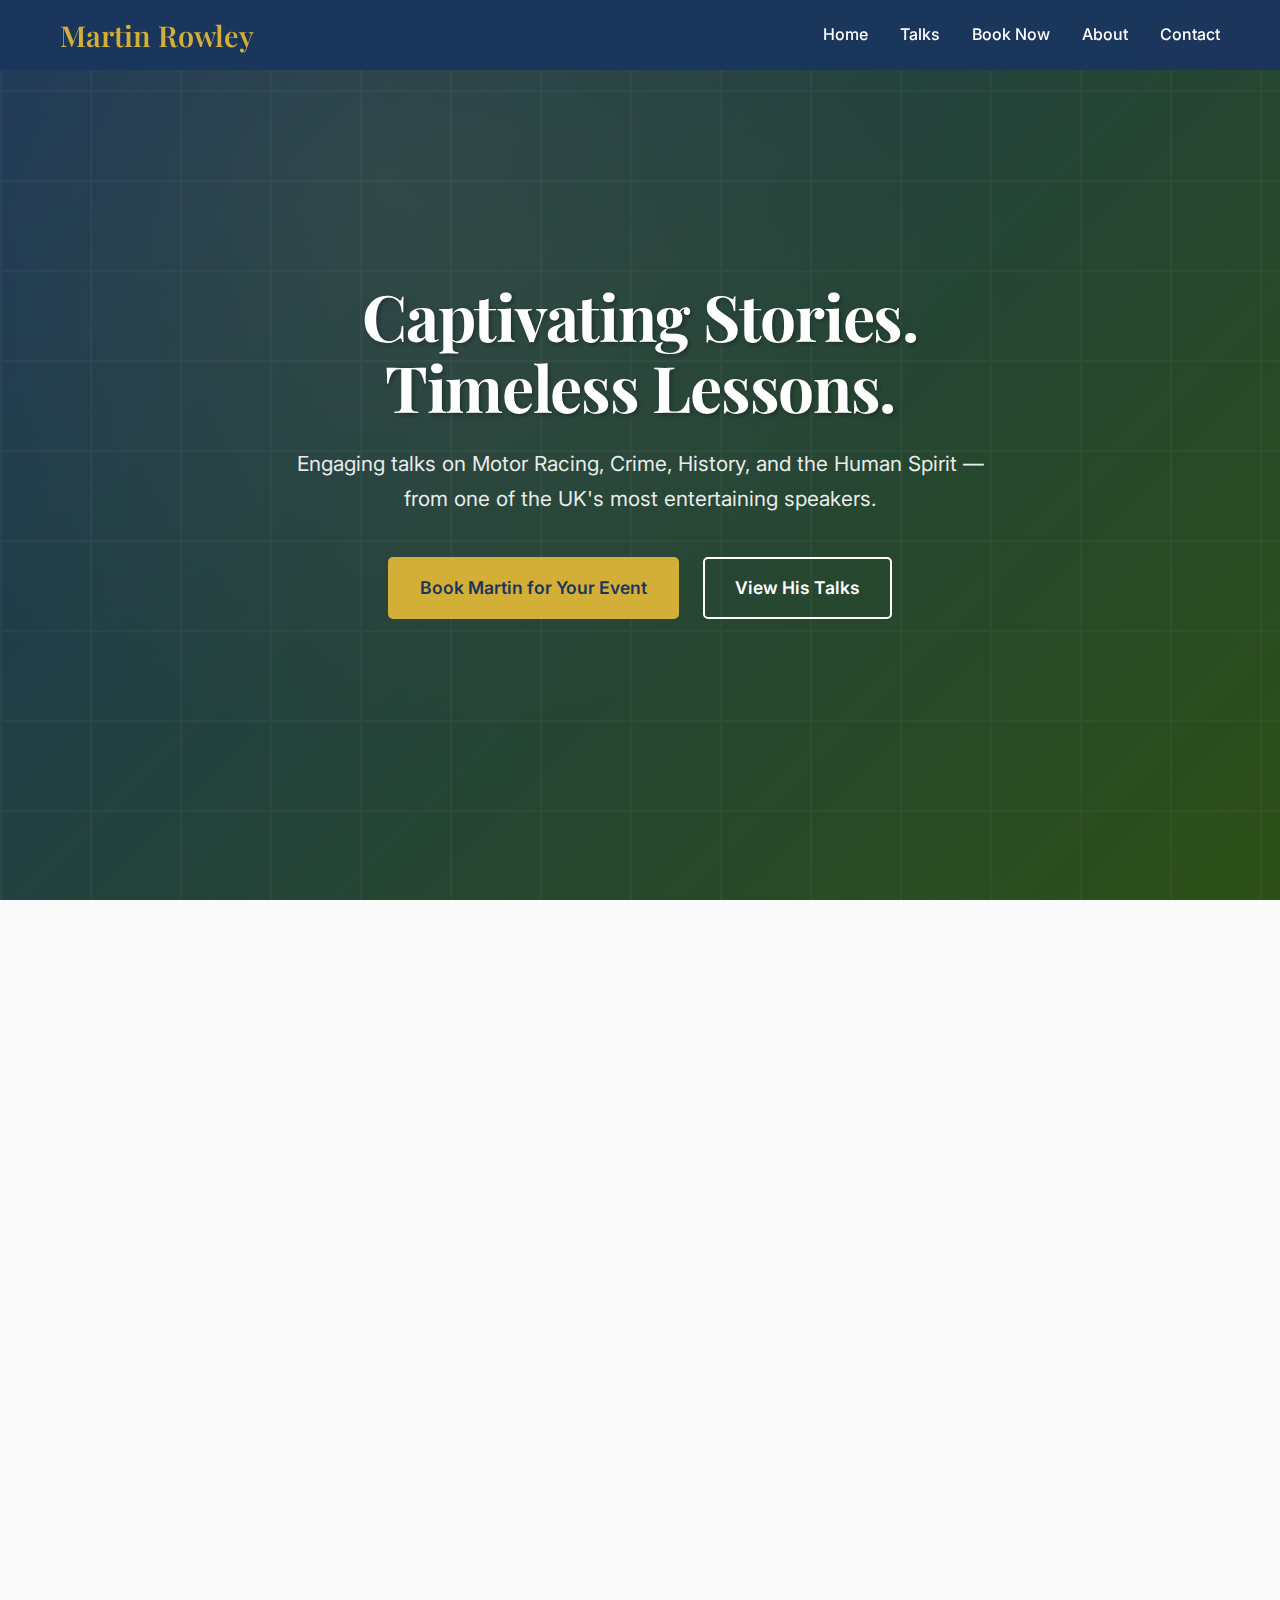
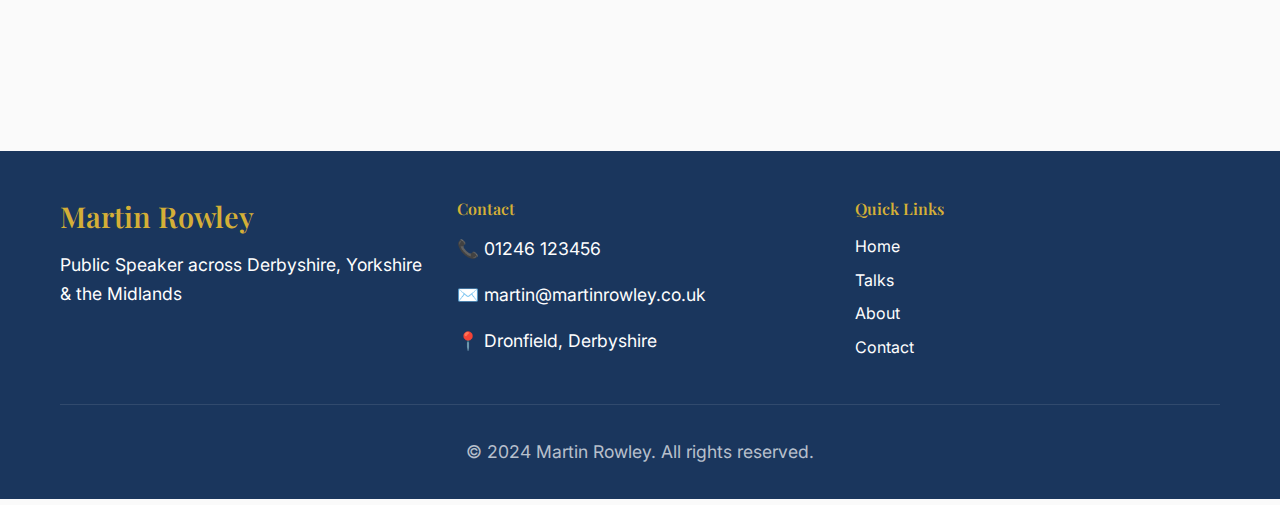
<file: index.html>
<!DOCTYPE html>
<html lang="en">
<head>
    <meta charset="UTF-8">
    <meta name="viewport" content="width=device-width, initial-scale=1.0">
    <title>Martin Rowley - After-Dinner Speaker & Public Speaker</title>
    <meta name="description" content="Engaging talks on Motor Racing, Crime, History, and the Human Spirit from one of the UK's most entertaining speakers. Book Martin Rowley for your event.">
    <link rel="preconnect" href="https://fonts.googleapis.com">
    <link rel="preconnect" href="https://fonts.gstatic.com" crossorigin>
    <link href="https://fonts.googleapis.com/css2?family=Playfair+Display:wght@400;600;700&family=Inter:wght@300;400;500;600&display=swap" rel="stylesheet">
    <link rel="stylesheet" href="styles.css">
</head>
<body>
    <!-- Navigation -->
    <nav class="navbar">
        <div class="nav-container">
            <div class="nav-logo">
                <a href="index.html"><h2>Martin Rowley</h2></a>
            </div>
            <ul class="nav-menu">
                <li><a href="#home">Home</a></li>
                <li><a href="#talks">Talks</a></li>
                <li><a href="booking.html" class="nav-book-btn">Book Now</a></li>
                <li><a href="#about">About</a></li>
                <li><a href="#contact">Contact</a></li>
            </ul>
        </div>
    </nav>

    <!-- Hero Section -->
    <section id="home" class="hero">
        <div class="hero-background">
            <div class="hero-overlay"></div>
        </div>
        <div class="hero-content">
            <div class="container">
                <h1 class="hero-title">Captivating Stories.<br>Timeless Lessons.</h1>
                <p class="hero-subtitle">Engaging talks on Motor Racing, Crime, History, and the Human Spirit — from one of the UK's most entertaining speakers.</p>
                <div class="hero-buttons">
                    <a href="booking.html" class="btn btn-primary">Book Martin for Your Event</a>
                    <a href="#talks" class="btn btn-secondary">View His Talks</a>
                </div>
            </div>
        </div>
    </section>

    <!-- About Martin Section -->
    <section id="about" class="about">
        <div class="container">
            <div class="about-content">
                <div class="about-text">
                    <h2>About Martin</h2>
                    <div class="quote-box">
                        <blockquote>
                            "A retired businessman with a lifelong fascination for motor racing, local history, and the stories that define Britain."
                        </blockquote>
                    </div>
                    <p>Martin Rowley brings decades of experience and an authentic passion for storytelling to every speaking engagement. Having worked closely with legends like Sir Stirling Moss and developed deep knowledge of the British motor industry, Martin's talks are both informative and deeply entertaining.</p>
                    <p>His unique blend of wit, intelligence, and warmth keeps audiences on the edge of their seats while delivering valuable insights into motorsport, crime and policing, social history, and the UK justice system. Martin's nostalgic yet forward-looking perspective makes every talk a memorable experience.</p>
                </div>
                <div class="about-image">
                    <img src="headshot.jpeg" alt="Martin Rowley - Public Speaker" class="about-image-img">
                </div>
            </div>
        </div>
    </section>

    <!-- Featured Talks Section -->
    <section id="talks" class="talks">
        <div class="container">
            <h2 class="section-title">Featured Talks</h2>
            <div class="talks-grid">
                <div class="talk-card">
                    <div class="talk-image">
                        <img src="ecar.jpeg" alt="Electric car technology" class="talk-image-img">
                    </div>
                    <div class="talk-content">
                        <h3>Electric Cars: Myths and the Facts</h3>
                        <p>Separate fact from fiction as Martin takes you under the bonnet of the electric revolution. From the early days of electric vehicles to today's cutting-edge technology, discover the real story behind the headlines.</p>
                        <a href="booking.html" class="talk-link">Book Now</a>
                    </div>
                </div>
                
                <div class="talk-card">
                    <div class="talk-image">
                        <img src="criminal-justice-system.jpg" alt="Criminal justice system" class="talk-image-img">
                    </div>
                    <div class="talk-content">
                        <h3>The Criminal Justice System: Is It Fit for Purpose?</h3>
                        <p>An insightful examination of the UK's justice system, exploring its evolution, challenges, and future. Martin brings his characteristic clarity to this complex and crucial topic.</p>
                        <a href="booking.html" class="talk-link">Book Now</a>
                    </div>
                </div>
                
                <div class="talk-card">
                    <div class="talk-image">
                        <img src="oldcar.jpeg" alt="Vintage British car" class="talk-image-img">
                    </div>
                    <div class="talk-content">
                        <h3>History of the British Motor Industry in the East Midlands</h3>
                        <p>Journey through the golden age of British motoring, from the factories of Derby to the racing circuits of Silverstone. A nostalgic yet forward-looking celebration of engineering excellence.</p>
                        <a href="booking.html" class="talk-link">Book Now</a>
                    </div>
                </div>
            </div>
        </div>
    </section>

    <!-- Testimonials Section -->
    <section class="testimonials">
        <div class="container">
            <h2 class="section-title">What Audiences Are Saying</h2>
            <div class="testimonials-carousel">
                <div class="testimonial active">
                    <div class="quote-mark">"</div>
                    <p>"Martin's talk on the British motor industry was absolutely captivating. His storytelling ability kept our entire audience engaged from start to finish. We've already booked him for next year!"</p>
                    <div class="testimonial-author">
                        <strong>Kate Williams</strong>
                        <span>Rotary Club President, Chesterfield</span>
                    </div>
                </div>
                
                <div class="testimonial">
                    <div class="quote-mark">"</div>
                    <p>"A masterclass in public speaking. Martin's knowledge of the criminal justice system is impressive, but it's his ability to make complex topics accessible and entertaining that sets him apart."</p>
                    <div class="testimonial-author">
                        <strong>Janet Thompson</strong>
                        <span>Women's Institute, Sheffield</span>
                    </div>
                </div>
                
                <div class="testimonial">
                    <div class="quote-mark">"</div>
                    <p>"The perfect blend of education and entertainment. Martin's passion for his subjects is infectious, and his British wit adds just the right touch of humour to serious topics."</p>
                    <div class="testimonial-author">
                        <strong>Thomas Mitchell</strong>
                        <span>Business Networking Group, Derby</span>
                    </div>
                </div>
            </div>
            <div class="carousel-dots">
                <span class="dot active" onclick="currentSlide(1)"></span>
                <span class="dot" onclick="currentSlide(2)"></span>
                <span class="dot" onclick="currentSlide(3)"></span>
            </div>
        </div>
    </section>

    <!-- Booking Section -->
    <section id="contact" class="booking">
        <div class="container">
            <div class="booking-content">
                <h2>Ready to Engage, Educate, and Entertain Your Audience?</h2>
                <p>Book Martin Rowley for your next event and experience the power of authentic storytelling combined with deep expertise.</p>
                <div class="pricing-note">
                    <p><strong>Talks start at £65</strong> • <em>Charities by negotiation</em></p>
                </div>
                <a href="booking.html" class="btn btn-primary btn-large">Book a Talk</a>
            </div>
        </div>
    </section>

    <!-- Contact Form Section -->
    <section id="contact-form" class="contact-form">
        <div class="container">
            <h2>Get in Touch</h2>
            <form class="form">
                <div class="form-group">
                    <label for="name">Name</label>
                    <input type="text" id="name" name="name" required>
                </div>
                <div class="form-group">
                    <label for="email">Email</label>
                    <input type="email" id="email" name="email" required>
                </div>
                <div class="form-group">
                    <label for="phone">Phone</label>
                    <input type="tel" id="phone" name="phone">
                </div>
                <div class="form-group">
                    <label for="event-type">Event Type</label>
                    <select id="event-type" name="event-type">
                        <option value="">Select event type</option>
                        <option value="after-dinner">After Dinner Speech</option>
                        <option value="conference">Conference Presentation</option>
                        <option value="club-meeting">Club/Society Meeting</option>
                        <option value="corporate">Corporate Event</option>
                        <option value="other">Other</option>
                    </select>
                </div>
                <div class="form-group">
                    <label for="date">Preferred Date</label>
                    <input type="date" id="date" name="date">
                </div>
                <div class="form-group">
                    <label for="message">Message</label>
                    <textarea id="message" name="message" rows="5" placeholder="Tell us about your event and any specific requirements..."></textarea>
                </div>
                <button type="submit" class="btn btn-primary">Send Message</button>
            </form>
        </div>
    </section>

    <!-- Footer -->
    <footer class="footer">
        <div class="container">
            <div class="footer-content">
                <div class="footer-section">
                    <h3>Martin Rowley</h3>
                    <p>Public Speaker across Derbyshire, Yorkshire & the Midlands</p>
                </div>
                <div class="footer-section">
                    <h4>Contact</h4>
                    <p>📞 01246 123456</p>
                    <p>✉️ martin@martinrowley.co.uk</p>
                    <p>📍 Dronfield, Derbyshire</p>
                </div>
                <div class="footer-section">
                    <h4>Quick Links</h4>
                    <ul>
                        <li><a href="#home">Home</a></li>
                        <li><a href="#talks">Talks</a></li>
                        <li><a href="#about">About</a></li>
                        <li><a href="#contact">Contact</a></li>
                    </ul>
                </div>
            </div>
            <div class="footer-bottom">
                <p>&copy; 2024 Martin Rowley. All rights reserved.</p>
            </div>
        </div>
    </footer>

    <script src="script.js"></script>
</body>
</html>
</file>
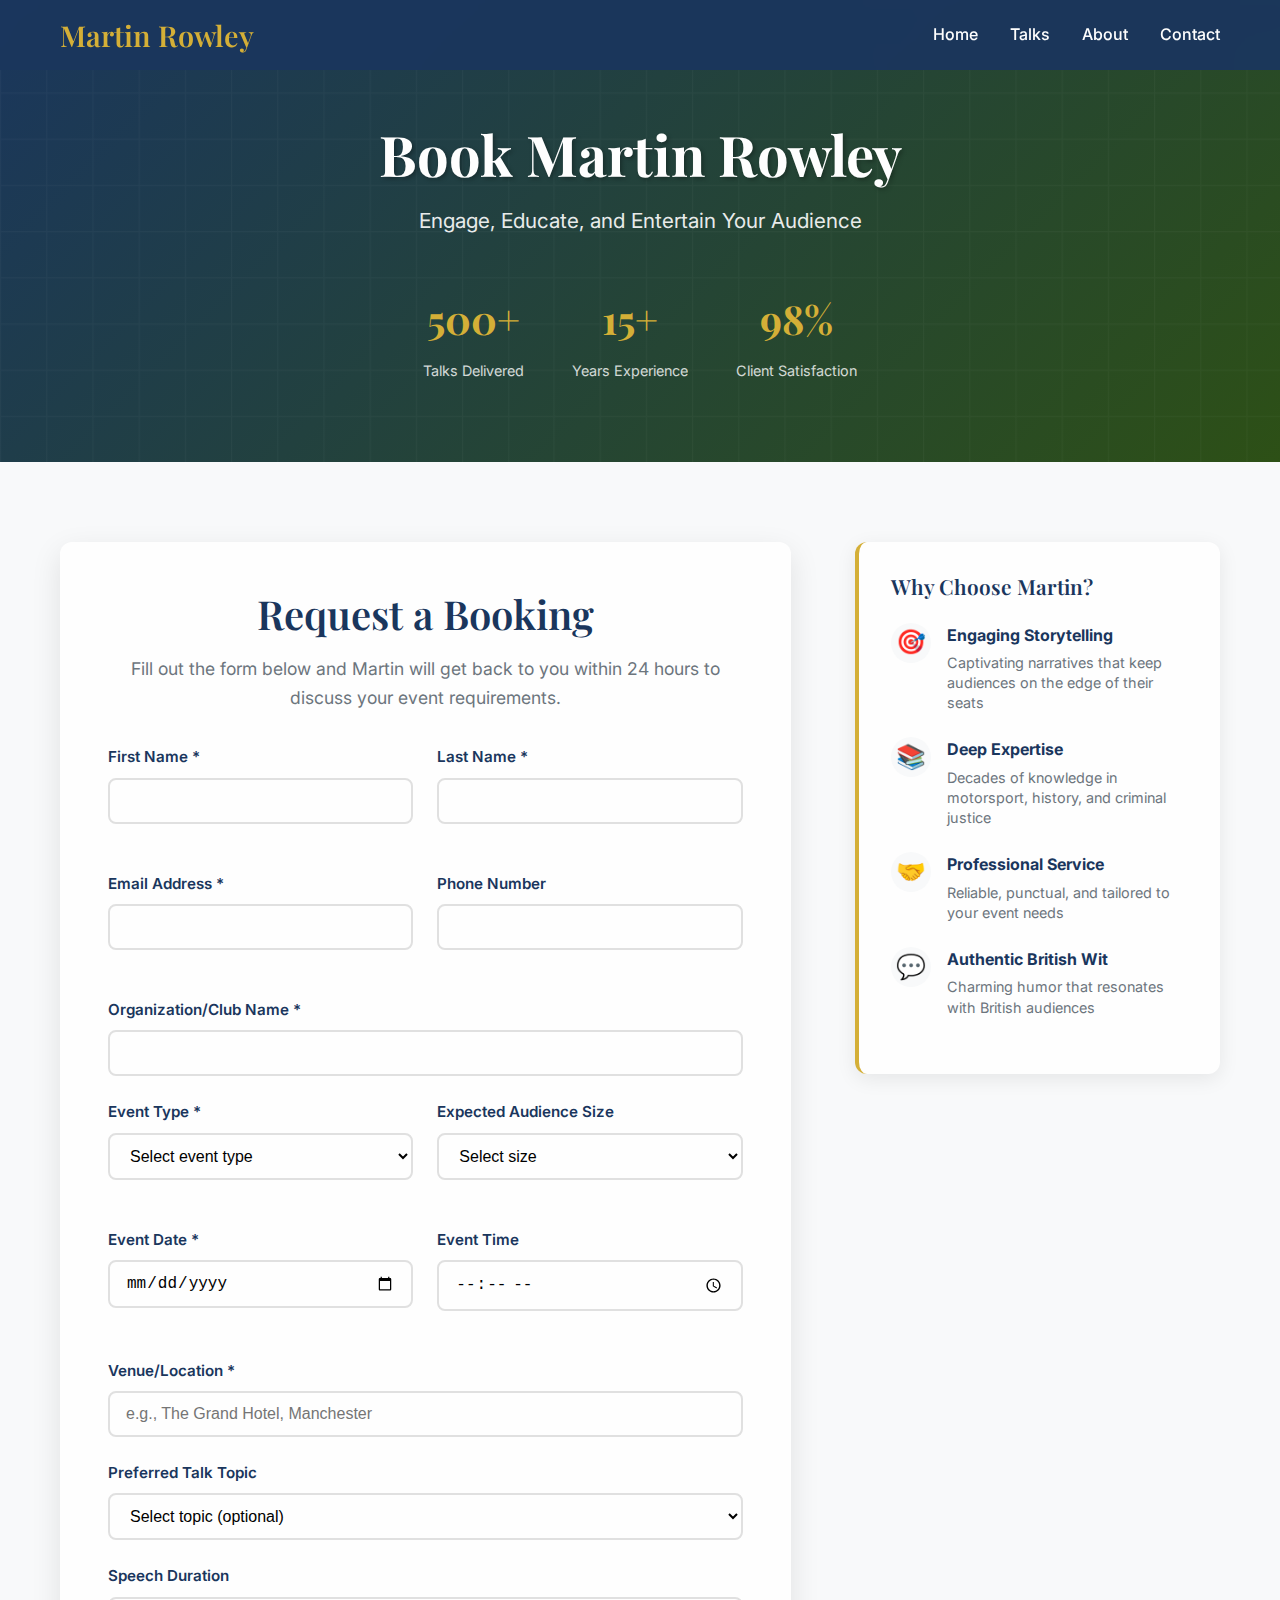
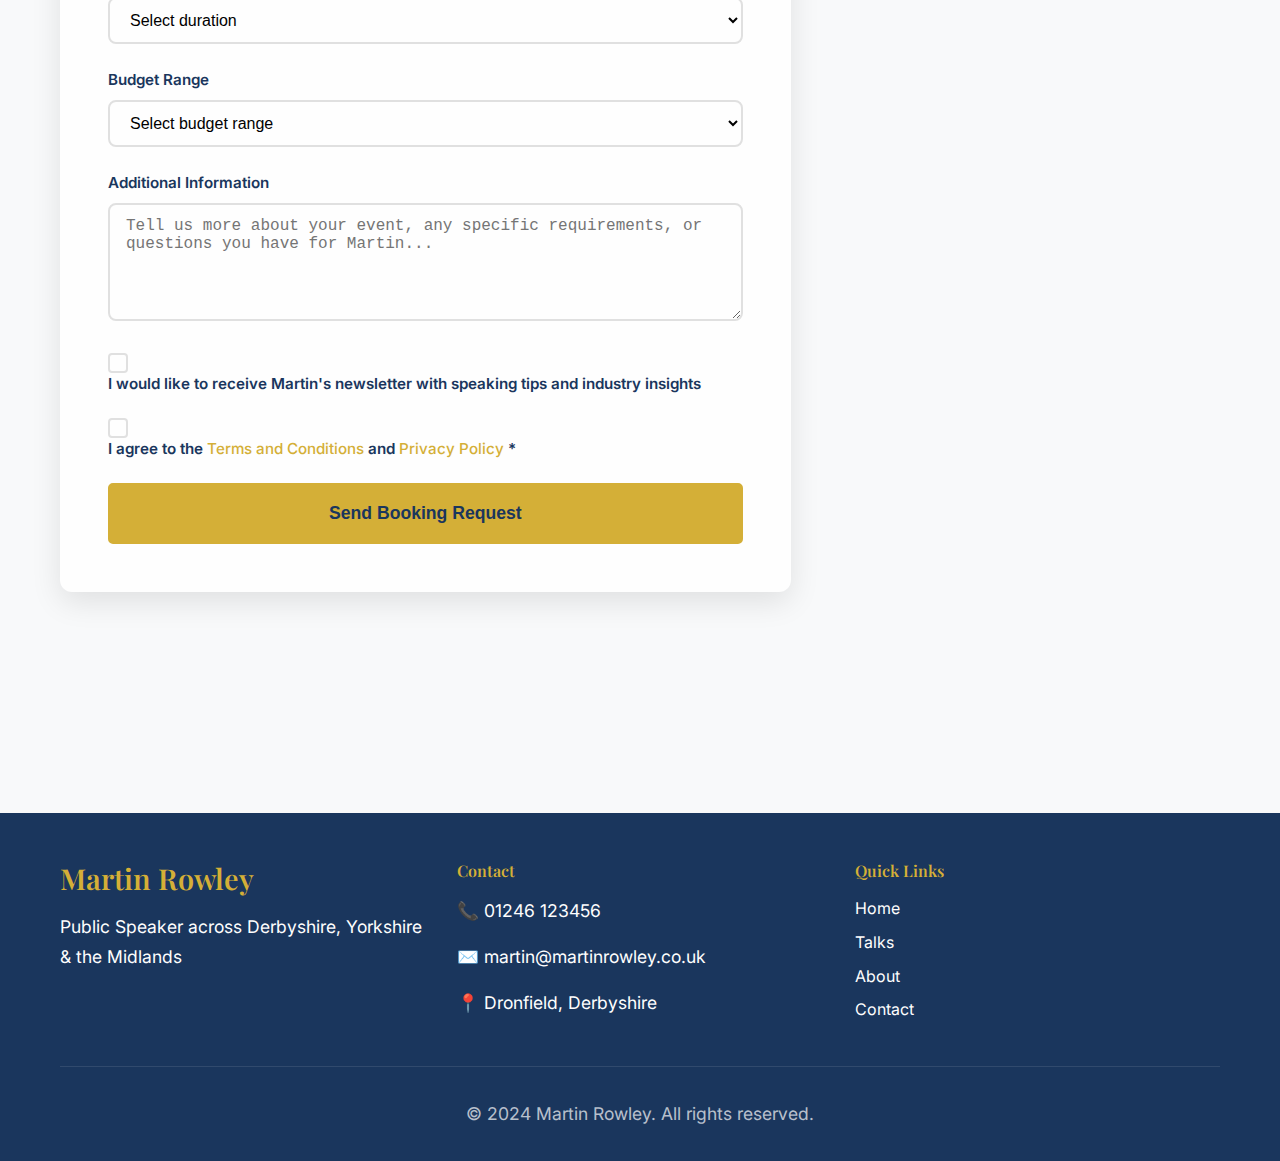
<file: booking.html>
<!DOCTYPE html>
<html lang="en">
<head>
    <meta charset="UTF-8">
    <meta name="viewport" content="width=device-width, initial-scale=1.0">
    <title>Book Martin Rowley - Professional Speaker Booking</title>
    <meta name="description" content="Book Martin Rowley for your event. Professional after-dinner speaker specializing in motorsport, crime, history, and the British motor industry.">
    <link rel="preconnect" href="https://fonts.googleapis.com">
    <link rel="preconnect" href="https://fonts.gstatic.com" crossorigin>
    <link href="https://fonts.googleapis.com/css2?family=Playfair+Display:wght@400;600;700&family=Inter:wght@300;400;500;600&display=swap" rel="stylesheet">
    <link rel="stylesheet" href="styles.css">
    <link rel="stylesheet" href="booking.css">
</head>
<body>
    <!-- Navigation -->
    <nav class="navbar">
        <div class="nav-container">
            <div class="nav-logo">
                <a href="index.html"><h2>Martin Rowley</h2></a>
            </div>
            <ul class="nav-menu">
                <li><a href="index.html">Home</a></li>
                <li><a href="index.html#talks">Talks</a></li>
                <li><a href="index.html#about">About</a></li>
                <li><a href="index.html#contact">Contact</a></li>
            </ul>
        </div>
    </nav>

    <!-- Hero Section -->
    <section class="booking-hero">
        <div class="container">
            <div class="booking-hero-content">
                <h1>Book Martin Rowley</h1>
                <p class="hero-subtitle">Engage, Educate, and Entertain Your Audience</p>
                <div class="hero-stats">
                    <div class="stat">
                        <span class="stat-number">500+</span>
                        <span class="stat-label">Talks Delivered</span>
                    </div>
                    <div class="stat">
                        <span class="stat-number">15+</span>
                        <span class="stat-label">Years Experience</span>
                    </div>
                    <div class="stat">
                        <span class="stat-number">98%</span>
                        <span class="stat-label">Client Satisfaction</span>
                    </div>
                </div>
            </div>
        </div>
    </section>

    <!-- Booking Form Section -->
    <section class="booking-form-section">
        <div class="container">
            <div class="booking-layout">
                <!-- Form Column -->
                <div class="booking-form-column">
                    <div class="form-container">
                        <h2>Request a Booking</h2>
                        <p class="form-intro">Fill out the form below and Martin will get back to you within 24 hours to discuss your event requirements.</p>
                        
                        <form class="booking-form" id="bookingForm">
                            <div class="form-row">
                                <div class="form-group">
                                    <label for="firstName">First Name *</label>
                                    <input type="text" id="firstName" name="firstName" required>
                                </div>
                                <div class="form-group">
                                    <label for="lastName">Last Name *</label>
                                    <input type="text" id="lastName" name="lastName" required>
                                </div>
                            </div>

                            <div class="form-row">
                                <div class="form-group">
                                    <label for="email">Email Address *</label>
                                    <input type="email" id="email" name="email" required>
                                </div>
                                <div class="form-group">
                                    <label for="phone">Phone Number</label>
                                    <input type="tel" id="phone" name="phone">
                                </div>
                            </div>

                            <div class="form-group">
                                <label for="organization">Organization/Club Name *</label>
                                <input type="text" id="organization" name="organization" required>
                            </div>

                            <div class="form-row">
                                <div class="form-group">
                                    <label for="eventType">Event Type *</label>
                                    <select id="eventType" name="eventType" required>
                                        <option value="">Select event type</option>
                                        <option value="after-dinner">After Dinner Speech</option>
                                        <option value="conference">Conference Presentation</option>
                                        <option value="club-meeting">Club/Society Meeting</option>
                                        <option value="corporate">Corporate Event</option>
                                        <option value="charity">Charity Event</option>
                                        <option value="wedding">Wedding Speech</option>
                                        <option value="other">Other</option>
                                    </select>
                                </div>
                                <div class="form-group">
                                    <label for="audienceSize">Expected Audience Size</label>
                                    <select id="audienceSize" name="audienceSize">
                                        <option value="">Select size</option>
                                        <option value="10-25">10-25 people</option>
                                        <option value="25-50">25-50 people</option>
                                        <option value="50-100">50-100 people</option>
                                        <option value="100-200">100-200 people</option>
                                        <option value="200+">200+ people</option>
                                    </select>
                                </div>
                            </div>

                            <div class="form-row">
                                <div class="form-group">
                                    <label for="eventDate">Event Date *</label>
                                    <input type="date" id="eventDate" name="eventDate" required>
                                </div>
                                <div class="form-group">
                                    <label for="eventTime">Event Time</label>
                                    <input type="time" id="eventTime" name="eventTime">
                                </div>
                            </div>

                            <div class="form-group">
                                <label for="venue">Venue/Location *</label>
                                <input type="text" id="venue" name="venue" placeholder="e.g., The Grand Hotel, Manchester" required>
                            </div>

                            <div class="form-group">
                                <label for="talkTopic">Preferred Talk Topic</label>
                                <select id="talkTopic" name="talkTopic">
                                    <option value="">Select topic (optional)</option>
                                    <option value="electric-cars">Electric Cars: Myths and the Facts</option>
                                    <option value="criminal-justice">The Criminal Justice System: Is It Fit for Purpose?</option>
                                    <option value="motor-industry">History of the British Motor Industry in the East Midlands</option>
                                    <option value="custom">Custom topic (specify in message)</option>
                                </select>
                            </div>

                            <div class="form-group">
                                <label for="speechDuration">Speech Duration</label>
                                <select id="speechDuration" name="speechDuration">
                                    <option value="">Select duration</option>
                                    <option value="15-20">15-20 minutes</option>
                                    <option value="20-30">20-30 minutes</option>
                                    <option value="30-45">30-45 minutes</option>
                                    <option value="45-60">45-60 minutes</option>
                                    <option value="60+">60+ minutes</option>
                                </select>
                            </div>

                            <div class="form-group">
                                <label for="budget">Budget Range</label>
                                <select id="budget" name="budget">
                                    <option value="">Select budget range</option>
                                    <option value="under-100">Under £100</option>
                                    <option value="100-200">£100-£200</option>
                                    <option value="200-300">£200-£300</option>
                                    <option value="300-500">£300-£500</option>
                                    <option value="500+">£500+</option>
                                    <option value="charity">Charity rate (negotiable)</option>
                                </select>
                            </div>

                            <div class="form-group">
                                <label for="message">Additional Information</label>
                                <textarea id="message" name="message" rows="5" placeholder="Tell us more about your event, any specific requirements, or questions you have for Martin..."></textarea>
                            </div>

                            <div class="form-group checkbox-group">
                                <label class="checkbox-label">
                                    <input type="checkbox" id="newsletter" name="newsletter">
                                    <span class="checkmark"></span>
                                    I would like to receive Martin's newsletter with speaking tips and industry insights
                                </label>
                            </div>

                            <div class="form-group checkbox-group">
                                <label class="checkbox-label">
                                    <input type="checkbox" id="terms" name="terms" required>
                                    <span class="checkmark"></span>
                                    I agree to the <a href="#" class="terms-link">Terms and Conditions</a> and <a href="#" class="terms-link">Privacy Policy</a> *
                                </label>
                            </div>

                            <button type="submit" class="btn btn-primary btn-large booking-submit">
                                <span class="button-text">Send Booking Request</span>
                                <span class="button-loading" style="display: none;">Sending...</span>
                            </button>
                        </form>
                    </div>
                </div>

                <!-- Info Column -->
                <div class="booking-info-column">
                    <div class="info-card">
                        <h3>Why Choose Martin?</h3>
                        <ul class="feature-list">
                            <li>
                                <div class="feature-icon">🎯</div>
                                <div class="feature-text">
                                    <strong>Engaging Storytelling</strong>
                                    <p>Captivating narratives that keep audiences on the edge of their seats</p>
                                </div>
                            </li>
                            <li>
                                <div class="feature-icon">📚</div>
                                <div class="feature-text">
                                    <strong>Deep Expertise</strong>
                                    <p>Decades of knowledge in motorsport, history, and criminal justice</p>
                                </div>
                            </li>
                            <li>
                                <div class="feature-icon">🤝</div>
                                <div class="feature-text">
                                    <strong>Professional Service</strong>
                                    <p>Reliable, punctual, and tailored to your event needs</p>
                                </div>
                            </li>
                            <li>
                                <div class="feature-icon">💬</div>
                                <div class="feature-text">
                                    <strong>Authentic British Wit</strong>
                                    <p>Charming humor that resonates with British audiences</p>
                                </div>
                            </li>
                        </ul>
                    </div>

                    <div class="info-card">
                        <h3>Pricing Information</h3>
                        <div class="pricing-info">
                            <div class="price-item">
                                <span class="price-label">Standard Talks</span>
                                <span class="price-value">From £65</span>
                            </div>
                            <div class="price-item">
                                <span class="price-label">Charity Events</span>
                                <span class="price-value">Negotiable</span>
                            </div>
                            <div class="price-item">
                                <span class="price-label">Travel Included</span>
                                <span class="price-value">Derbyshire & Surrounding</span>
                            </div>
                        </div>
                        <p class="pricing-note">All prices include preparation time and basic AV requirements. Custom topics available on request.</p>
                    </div>

                    <div class="info-card">
                        <h3>What Happens Next?</h3>
                        <div class="process-steps">
                            <div class="step">
                                <div class="step-number">1</div>
                                <div class="step-text">
                                    <strong>Submit Request</strong>
                                    <p>Fill out the form with your event details</p>
                                </div>
                            </div>
                            <div class="step">
                                <div class="step-number">2</div>
                                <div class="step-text">
                                    <strong>Martin Responds</strong>
                                    <p>Within 24 hours with availability and quote</p>
                                </div>
                            </div>
                            <div class="step">
                                <div class="step-number">3</div>
                                <div class="step-text">
                                    <strong>Confirm Details</strong>
                                    <p>Discuss requirements and finalize booking</p>
                                </div>
                            </div>
                            <div class="step">
                                <div class="step-number">4</div>
                                <div class="step-text">
                                    <strong>Deliver Excellence</strong>
                                    <p>Martin delivers an unforgettable talk</p>
                                </div>
                            </div>
                        </div>
                    </div>

                    <div class="info-card contact-card">
                        <h3>Need Help?</h3>
                        <div class="contact-info">
                            <p><strong>📞 Phone:</strong> 01246 123456</p>
                            <p><strong>✉️ Email:</strong> martin@martinrowley.co.uk</p>
                            <p><strong>📍 Location:</strong> Dronfield, Derbyshire</p>
                        </div>
                        <p class="contact-note">Available for bookings across Derbyshire, Yorkshire & the Midlands</p>
                    </div>
                </div>
            </div>
        </div>
    </section>

    <!-- Footer -->
    <footer class="footer">
        <div class="container">
            <div class="footer-content">
                <div class="footer-section">
                    <h3>Martin Rowley</h3>
                    <p>Public Speaker across Derbyshire, Yorkshire & the Midlands</p>
                </div>
                <div class="footer-section">
                    <h4>Contact</h4>
                    <p>📞 01246 123456</p>
                    <p>✉️ martin@martinrowley.co.uk</p>
                    <p>📍 Dronfield, Derbyshire</p>
                </div>
                <div class="footer-section">
                    <h4>Quick Links</h4>
                    <ul>
                        <li><a href="index.html">Home</a></li>
                        <li><a href="index.html#talks">Talks</a></li>
                        <li><a href="index.html#about">About</a></li>
                        <li><a href="index.html#contact">Contact</a></li>
                    </ul>
                </div>
            </div>
            <div class="footer-bottom">
                <p>&copy; 2024 Martin Rowley. All rights reserved.</p>
            </div>
        </div>
    </footer>

    <script src="booking.js"></script>
</body>
</html>
</file>
<file: booking.css>
/* Booking Page Specific Styles */

/* Booking Hero Section */
.booking-hero {
    background: linear-gradient(135deg, var(--navy) 0%, var(--racing-green) 100%);
    color: var(--off-white);
    padding: 120px 0 80px;
    text-align: center;
    position: relative;
    overflow: hidden;
}

.booking-hero::before {
    content: '';
    position: absolute;
    top: 0;
    left: 0;
    width: 100%;
    height: 100%;
    background: url('data:image/svg+xml,<svg xmlns="http://www.w3.org/2000/svg" viewBox="0 0 100 100"><defs><pattern id="grid" width="10" height="10" patternUnits="userSpaceOnUse"><path d="M 10 0 L 0 0 0 10" fill="none" stroke="rgba(255,255,255,0.1)" stroke-width="0.5"/></pattern></defs><rect width="100" height="100" fill="url(%23grid)"/></svg>');
    opacity: 0.3;
}

.booking-hero-content {
    position: relative;
    z-index: 1;
}

.booking-hero h1 {
    font-size: 3.5rem;
    margin-bottom: 1rem;
    text-shadow: 2px 2px 4px rgba(0, 0, 0, 0.3);
}

.booking-hero .hero-subtitle {
    font-size: 1.3rem;
    margin-bottom: 3rem;
    opacity: 0.9;
}

.hero-stats {
    display: flex;
    justify-content: center;
    gap: 3rem;
    margin-top: 2rem;
}

.stat {
    text-align: center;
}

.stat-number {
    display: block;
    font-size: 2.5rem;
    font-weight: 700;
    color: var(--warm-gold);
    font-family: 'Playfair Display', serif;
}

.stat-label {
    display: block;
    font-size: 0.9rem;
    opacity: 0.8;
    margin-top: 0.5rem;
}

/* Booking Form Section */
.booking-form-section {
    padding: 80px 0;
    background: var(--light-gray);
}

.booking-layout {
    display: grid;
    grid-template-columns: 2fr 1fr;
    gap: 4rem;
    align-items: start;
}

/* Form Styles */
.form-container {
    background: var(--off-white);
    padding: 3rem;
    border-radius: 12px;
    box-shadow: 0 10px 30px rgba(0, 0, 0, 0.1);
}

.form-container h2 {
    color: var(--navy);
    margin-bottom: 1rem;
    text-align: center;
}

.form-intro {
    text-align: center;
    color: var(--text-light);
    margin-bottom: 2rem;
    font-size: 1.1rem;
}

.booking-form {
    max-width: none;
}

.form-row {
    display: grid;
    grid-template-columns: 1fr 1fr;
    gap: 1.5rem;
    margin-bottom: 1.5rem;
}

.form-group {
    margin-bottom: 1.5rem;
}

.form-group label {
    display: block;
    margin-bottom: 0.5rem;
    font-weight: 600;
    color: var(--navy);
    font-size: 0.95rem;
}

.form-group input,
.form-group select,
.form-group textarea {
    width: 100%;
    padding: 12px 16px;
    border: 2px solid #e0e0e0;
    border-radius: 8px;
    font-size: 1rem;
    transition: all 0.3s ease;
    background: var(--off-white);
}

.form-group input:focus,
.form-group select:focus,
.form-group textarea:focus {
    outline: none;
    border-color: var(--warm-gold);
    box-shadow: 0 0 0 3px rgba(212, 175, 55, 0.1);
}

.form-group input:hover,
.form-group select:hover,
.form-group textarea:hover {
    border-color: #c0c0c0;
}

/* Checkbox Styles */
.checkbox-group {
    margin-bottom: 1.5rem;
}

.checkbox-label {
    display: flex;
    align-items: flex-start;
    gap: 12px;
    cursor: pointer;
    font-size: 0.95rem;
    line-height: 1.4;
}

.checkbox-label input[type="checkbox"] {
    width: auto;
    margin: 0;
    opacity: 0;
    position: absolute;
}

.checkmark {
    width: 20px;
    height: 20px;
    border: 2px solid #e0e0e0;
    border-radius: 4px;
    display: flex;
    align-items: center;
    justify-content: center;
    transition: all 0.3s ease;
    flex-shrink: 0;
    margin-top: 2px;
}

.checkbox-label input[type="checkbox"]:checked + .checkmark {
    background: var(--warm-gold);
    border-color: var(--warm-gold);
}

.checkbox-label input[type="checkbox"]:checked + .checkmark::after {
    content: '✓';
    color: var(--navy);
    font-weight: bold;
    font-size: 12px;
}

.terms-link {
    color: var(--warm-gold);
    text-decoration: none;
    font-weight: 500;
}

.terms-link:hover {
    text-decoration: underline;
}

/* Submit Button */
.booking-submit {
    width: 100%;
    padding: 18px 30px;
    font-size: 1.1rem;
    position: relative;
    overflow: hidden;
}

.button-loading {
    position: absolute;
    top: 50%;
    left: 50%;
    transform: translate(-50%, -50%);
}

.booking-submit:disabled {
    opacity: 0.7;
    cursor: not-allowed;
}

/* Info Column Styles */
.booking-info-column {
    display: flex;
    flex-direction: column;
    gap: 2rem;
}

.info-card {
    background: var(--off-white);
    padding: 2rem;
    border-radius: 12px;
    box-shadow: 0 5px 20px rgba(0, 0, 0, 0.08);
    border-left: 4px solid var(--warm-gold);
}

.info-card h3 {
    color: var(--navy);
    margin-bottom: 1.5rem;
    font-size: 1.3rem;
}

/* Feature List */
.feature-list {
    list-style: none;
    padding: 0;
    margin: 0;
}

.feature-list li {
    display: flex;
    gap: 1rem;
    margin-bottom: 1.5rem;
    align-items: flex-start;
}

.feature-icon {
    font-size: 1.5rem;
    width: 40px;
    height: 40px;
    background: var(--light-gray);
    border-radius: 50%;
    display: flex;
    align-items: center;
    justify-content: center;
    flex-shrink: 0;
}

.feature-text strong {
    display: block;
    color: var(--navy);
    margin-bottom: 0.3rem;
    font-size: 1rem;
}

.feature-text p {
    margin: 0;
    color: var(--text-light);
    font-size: 0.9rem;
    line-height: 1.4;
}

/* Pricing Info */
.pricing-info {
    margin-bottom: 1rem;
}

.price-item {
    display: flex;
    justify-content: space-between;
    align-items: center;
    padding: 0.8rem 0;
    border-bottom: 1px solid #f0f0f0;
}

.price-item:last-child {
    border-bottom: none;
}

.price-label {
    color: var(--text-dark);
    font-weight: 500;
}

.price-value {
    color: var(--warm-gold);
    font-weight: 600;
    font-size: 1.1rem;
}

.pricing-note {
    font-size: 0.85rem;
    color: var(--text-light);
    margin: 0;
    font-style: italic;
}

/* Process Steps */
.process-steps {
    display: flex;
    flex-direction: column;
    gap: 1.5rem;
}

.step {
    display: flex;
    gap: 1rem;
    align-items: flex-start;
}

.step-number {
    width: 30px;
    height: 30px;
    background: var(--warm-gold);
    color: var(--navy);
    border-radius: 50%;
    display: flex;
    align-items: center;
    justify-content: center;
    font-weight: 600;
    font-size: 0.9rem;
    flex-shrink: 0;
}

.step-text strong {
    display: block;
    color: var(--navy);
    margin-bottom: 0.3rem;
    font-size: 1rem;
}

.step-text p {
    margin: 0;
    color: var(--text-light);
    font-size: 0.9rem;
    line-height: 1.4;
}

/* Contact Card */
.contact-card {
    background: linear-gradient(135deg, var(--navy) 0%, var(--racing-green) 100%);
    color: var(--off-white);
    border-left: 4px solid var(--warm-gold);
}

.contact-card h3 {
    color: var(--off-white);
}

.contact-info p {
    margin-bottom: 0.8rem;
    font-size: 0.95rem;
}

.contact-info strong {
    color: var(--warm-gold);
}

.contact-note {
    font-size: 0.85rem;
    opacity: 0.8;
    margin: 1rem 0 0 0;
    font-style: italic;
}

/* Responsive Design */
@media (max-width: 1024px) {
    .booking-layout {
        grid-template-columns: 1fr;
        gap: 3rem;
    }
    
    .hero-stats {
        gap: 2rem;
    }
    
    .stat-number {
        font-size: 2rem;
    }
}

@media (max-width: 768px) {
    .booking-hero {
        padding: 100px 0 60px;
    }
    
    .booking-hero h1 {
        font-size: 2.5rem;
    }
    
    .hero-stats {
        flex-direction: column;
        gap: 1.5rem;
    }
    
    .form-container {
        padding: 2rem;
    }
    
    .form-row {
        grid-template-columns: 1fr;
        gap: 1rem;
    }
    
    .booking-info-column {
        gap: 1.5rem;
    }
    
    .info-card {
        padding: 1.5rem;
    }
}

@media (max-width: 480px) {
    .booking-hero h1 {
        font-size: 2rem;
    }
    
    .form-container {
        padding: 1.5rem;
    }
    
    .info-card {
        padding: 1.2rem;
    }
    
    .feature-list li {
        gap: 0.8rem;
    }
    
    .feature-icon {
        width: 35px;
        height: 35px;
        font-size: 1.2rem;
    }
}

/* Animation for form submission */
@keyframes pulse {
    0% {
        transform: scale(1);
    }
    50% {
        transform: scale(1.05);
    }
    100% {
        transform: scale(1);
    }
}

.booking-submit:active {
    animation: pulse 0.3s ease;
}

/* Loading state */
.booking-submit.loading .button-text {
    opacity: 0;
}

.booking-submit.loading .button-loading {
    display: block;
}

/* Success state */
.booking-submit.success {
    background: #28a745;
    border-color: #28a745;
}

.booking-submit.success:hover {
    background: #218838;
    border-color: #218838;
}
</file>
<file: styles.css>
/* Reset and Base Styles */
* {
    margin: 0;
    padding: 0;
    box-sizing: border-box;
}

body {
    font-family: 'Inter', sans-serif;
    line-height: 1.6;
    color: #2c3e50;
    background-color: #fafafa;
}

.container {
    max-width: 1200px;
    margin: 0 auto;
    padding: 0 20px;
}

/* Typography */
h1, h2, h3, h4, h5, h6 {
    font-family: 'Playfair Display', serif;
    font-weight: 600;
    line-height: 1.2;
    margin-bottom: 1rem;
}

h1 {
    font-size: 3.5rem;
    font-weight: 700;
}

h2 {
    font-size: 2.5rem;
}

h3 {
    font-size: 1.8rem;
}

p {
    margin-bottom: 1rem;
    font-size: 1.1rem;
    line-height: 1.7;
}

/* Color Variables */
:root {
    --navy: #1a365d;
    --off-white: #fefefe;
    --racing-green: #2d5016;
    --warm-gold: #d4af37;
    --light-gray: #f8f9fa;
    --text-dark: #2c3e50;
    --text-light: #6c757d;
}

/* Navigation */
.navbar {
    position: fixed;
    top: 0;
    width: 100%;
    background: rgba(26, 54, 93, 0.95);
    backdrop-filter: blur(10px);
    z-index: 1000;
    transition: all 0.3s ease;
}

.nav-container {
    max-width: 1200px;
    margin: 0 auto;
    padding: 0 20px;
    display: flex;
    justify-content: space-between;
    align-items: center;
    height: 70px;
}

.nav-logo a {
    text-decoration: none;
}

.nav-logo h2 {
    color: var(--warm-gold);
    font-size: 1.8rem;
    margin: 0;
    transition: color 0.3s ease;
}

.nav-logo a:hover h2 {
    color: var(--off-white);
}

.nav-menu {
    display: flex;
    list-style: none;
    gap: 2rem;
}

.nav-menu a {
    color: var(--off-white);
    text-decoration: none;
    font-weight: 500;
    transition: color 0.3s ease;
}

.nav-menu a:hover {
    color: var(--warm-gold);
}

/* Hero Section */
.hero {
    height: 100vh;
    position: relative;
    display: flex;
    align-items: center;
    justify-content: center;
    overflow: hidden;
}

.hero-background {
    position: absolute;
    top: 0;
    left: 0;
    width: 100%;
    height: 100%;
    background: linear-gradient(135deg, var(--navy) 0%, var(--racing-green) 100%);
    z-index: -2;
}

.hero-background::before {
    content: '';
    position: absolute;
    top: 0;
    left: 0;
    width: 100%;
    height: 100%;
    background: url('data:image/svg+xml,<svg xmlns="http://www.w3.org/2000/svg" viewBox="0 0 100 100"><defs><pattern id="grid" width="10" height="10" patternUnits="userSpaceOnUse"><path d="M 10 0 L 0 0 0 10" fill="none" stroke="rgba(255,255,255,0.1)" stroke-width="0.5"/></pattern></defs><rect width="100" height="100" fill="url(%23grid)"/></svg>');
    opacity: 0.3;
}

.hero-overlay {
    position: absolute;
    top: 0;
    left: 0;
    width: 100%;
    height: 100%;
    background: radial-gradient(circle at 30% 20%, rgba(212, 175, 55, 0.1) 0%, transparent 50%);
    z-index: -1;
}

.hero-content {
    text-align: center;
    color: var(--off-white);
    z-index: 1;
    max-width: 800px;
    padding: 0 20px;
}

.hero-title {
    font-size: 4rem;
    margin-bottom: 1.5rem;
    text-shadow: 2px 2px 4px rgba(0, 0, 0, 0.3);
    line-height: 1.1;
    letter-spacing: -0.02em;
}

.hero-subtitle {
    font-size: 1.3rem;
    margin-bottom: 2.5rem;
    opacity: 0.9;
    animation: fadeInUp 1s ease-out 0.2s both;
}

.hero-buttons {
    display: flex;
    gap: 1.5rem;
    justify-content: center;
    flex-wrap: wrap;
    animation: fadeInUp 1s ease-out 0.4s both;
}

/* Buttons */
.btn {
    display: inline-block;
    padding: 15px 30px;
    text-decoration: none;
    border-radius: 5px;
    font-weight: 600;
    font-size: 1.1rem;
    transition: all 0.3s ease;
    border: 2px solid transparent;
    cursor: pointer;
}

.btn-primary {
    background: var(--warm-gold);
    color: var(--navy);
    border-color: var(--warm-gold);
}

.btn-primary:hover {
    background: transparent;
    color: var(--warm-gold);
    border-color: var(--warm-gold);
    transform: translateY(-2px);
}

.btn-secondary {
    background: transparent;
    color: var(--off-white);
    border-color: var(--off-white);
}

.btn-secondary:hover {
    background: var(--off-white);
    color: var(--navy);
    transform: translateY(-2px);
}

.btn-large {
    padding: 20px 40px;
    font-size: 1.2rem;
}

/* About Section */
.about {
    padding: 100px 0;
    background: var(--off-white);
}

.about-content {
    display: grid;
    grid-template-columns: 1fr 1fr;
    gap: 4rem;
    align-items: center;
}

.about-text h2 {
    color: var(--navy);
    margin-bottom: 2rem;
}

.quote-box {
    background: var(--light-gray);
    padding: 2rem;
    border-left: 4px solid var(--warm-gold);
    margin: 2rem 0;
    border-radius: 0 8px 8px 0;
}

.quote-box blockquote {
    font-style: italic;
    font-size: 1.2rem;
    color: var(--navy);
    margin: 0;
    position: relative;
}

.quote-box blockquote::before {
    content: '"';
    font-size: 4rem;
    color: var(--warm-gold);
    position: absolute;
    top: -10px;
    left: -20px;
    font-family: 'Playfair Display', serif;
}

.about-image {
    display: flex;
    justify-content: center;
    align-items: center;
}

.about-image-img {
    width: 300px;
    height: 300px;
    border-radius: 50%;
    object-fit: cover;
    box-shadow: 0 20px 40px rgba(0, 0, 0, 0.1);
    transition: transform 0.3s ease, box-shadow 0.3s ease;
}

.about-image-img:hover {
    transform: scale(1.05);
    box-shadow: 0 25px 50px rgba(0, 0, 0, 0.15);
}

/* Talks Section */
.talks {
    padding: 100px 0;
    background: var(--light-gray);
}

.section-title {
    text-align: center;
    color: var(--navy);
    margin-bottom: 3rem;
}

.talks-grid {
    display: grid;
    grid-template-columns: repeat(auto-fit, minmax(350px, 1fr));
    gap: 2rem;
}

.talk-card {
    background: var(--off-white);
    border-radius: 12px;
    overflow: hidden;
    box-shadow: 0 10px 30px rgba(0, 0, 0, 0.1);
    transition: transform 0.3s ease, box-shadow 0.3s ease;
}

.talk-card:hover {
    transform: translateY(-5px);
    box-shadow: 0 20px 40px rgba(0, 0, 0, 0.15);
}

.talk-image {
    height: 200px;
    position: relative;
    overflow: hidden;
}

.talk-image-img {
    width: 100%;
    height: 100%;
    object-fit: cover;
    transition: transform 0.3s ease;
}

.talk-card:hover .talk-image-img {
    transform: scale(1.05);
}

.talk-content {
    padding: 2rem;
}

.talk-content h3 {
    color: var(--navy);
    margin-bottom: 1rem;
}

.talk-content p {
    color: var(--text-light);
    margin-bottom: 1.5rem;
}

.talk-link {
    color: var(--warm-gold);
    text-decoration: none;
    font-weight: 600;
    transition: color 0.3s ease;
}

.talk-link:hover {
    color: var(--navy);
}

/* Testimonials Section */
.testimonials {
    padding: 100px 0;
    background: var(--navy);
    color: var(--off-white);
}

.testimonials .section-title {
    color: var(--off-white);
}

.testimonials-carousel {
    position: relative;
    max-width: 800px;
    margin: 0 auto;
    text-align: center;
}

.testimonial {
    display: none;
    padding: 2rem;
}

.testimonial.active {
    display: block;
    animation: fadeIn 0.5s ease-in-out;
}

.quote-mark {
    font-size: 4rem;
    color: var(--warm-gold);
    font-family: 'Playfair Display', serif;
    margin-bottom: 1rem;
}

.testimonial p {
    font-size: 1.3rem;
    font-style: italic;
    margin-bottom: 2rem;
    line-height: 1.6;
}

.testimonial-author strong {
    color: var(--warm-gold);
    font-size: 1.1rem;
}

.testimonial-author span {
    display: block;
    color: rgba(255, 255, 255, 0.8);
    font-size: 0.9rem;
    margin-top: 0.5rem;
}

.carousel-dots {
    display: flex;
    justify-content: center;
    gap: 1rem;
    margin-top: 2rem;
}

.dot {
    width: 12px;
    height: 12px;
    border-radius: 50%;
    background: rgba(255, 255, 255, 0.3);
    cursor: pointer;
    transition: background 0.3s ease;
}

.dot.active {
    background: var(--warm-gold);
}

/* Booking Section */
.booking {
    padding: 100px 0;
    background: var(--racing-green);
    color: var(--off-white);
    text-align: center;
}

.booking-content h2 {
    color: var(--off-white);
    margin-bottom: 1.5rem;
}

.booking-content p {
    font-size: 1.2rem;
    margin-bottom: 2rem;
    opacity: 0.9;
}

.pricing-note {
    background: rgba(255, 255, 255, 0.1);
    padding: 1.5rem;
    border-radius: 8px;
    margin: 2rem 0;
    display: inline-block;
}

.pricing-note p {
    margin: 0;
    font-size: 1.1rem;
}

/* Contact Form Section */
.contact-form {
    padding: 100px 0;
    background: var(--off-white);
}

.contact-form h2 {
    text-align: center;
    color: var(--navy);
    margin-bottom: 3rem;
}

.form {
    max-width: 600px;
    margin: 0 auto;
    background: var(--light-gray);
    padding: 3rem;
    border-radius: 12px;
    box-shadow: 0 10px 30px rgba(0, 0, 0, 0.1);
}

.form-group {
    margin-bottom: 1.5rem;
}

.form-group label {
    display: block;
    margin-bottom: 0.5rem;
    font-weight: 600;
    color: var(--navy);
}

.form-group input,
.form-group select,
.form-group textarea {
    width: 100%;
    padding: 12px;
    border: 2px solid #e0e0e0;
    border-radius: 5px;
    font-size: 1rem;
    transition: border-color 0.3s ease;
}

.form-group input:focus,
.form-group select:focus,
.form-group textarea:focus {
    outline: none;
    border-color: var(--warm-gold);
}

/* Footer */
.footer {
    background: var(--navy);
    color: var(--off-white);
    padding: 3rem 0 1rem;
}

.footer-content {
    display: grid;
    grid-template-columns: repeat(auto-fit, minmax(250px, 1fr));
    gap: 2rem;
    margin-bottom: 2rem;
}

.footer-section h3,
.footer-section h4 {
    color: var(--warm-gold);
    margin-bottom: 1rem;
}

.footer-section ul {
    list-style: none;
}

.footer-section ul li {
    margin-bottom: 0.5rem;
}

.footer-section a {
    color: var(--off-white);
    text-decoration: none;
    transition: color 0.3s ease;
}

.footer-section a:hover {
    color: var(--warm-gold);
}

.footer-bottom {
    text-align: center;
    padding-top: 2rem;
    border-top: 1px solid rgba(255, 255, 255, 0.1);
    color: rgba(255, 255, 255, 0.7);
}

/* Animations */
@keyframes fadeInUp {
    from {
        opacity: 0;
        transform: translateY(30px);
    }
    to {
        opacity: 1;
        transform: translateY(0);
    }
}

@keyframes fadeIn {
    from {
        opacity: 0;
    }
    to {
        opacity: 1;
    }
}

@keyframes float {
    0%, 100% {
        transform: translateY(0px);
    }
    50% {
        transform: translateY(-10px);
    }
}

/* Responsive Design */
@media (max-width: 768px) {
    .nav-menu {
        display: none;
    }
    
    .hero-title {
        font-size: 2.5rem;
    }
    
    .hero-subtitle {
        font-size: 1.1rem;
    }
    
    .hero-buttons {
        flex-direction: column;
        align-items: center;
    }
    
    .about-content {
        grid-template-columns: 1fr;
        gap: 2rem;
    }
    
    .talks-grid {
        grid-template-columns: 1fr;
    }
    
    .form {
        padding: 2rem;
    }
    
    .footer-content {
        grid-template-columns: 1fr;
        text-align: center;
    }
}

@media (max-width: 480px) {
    .container {
        padding: 0 15px;
    }
    
    .hero-title {
        font-size: 2rem;
    }
    
    .section-title {
        font-size: 2rem;
    }
    
    .form {
        padding: 1.5rem;
    }
}
</file>
